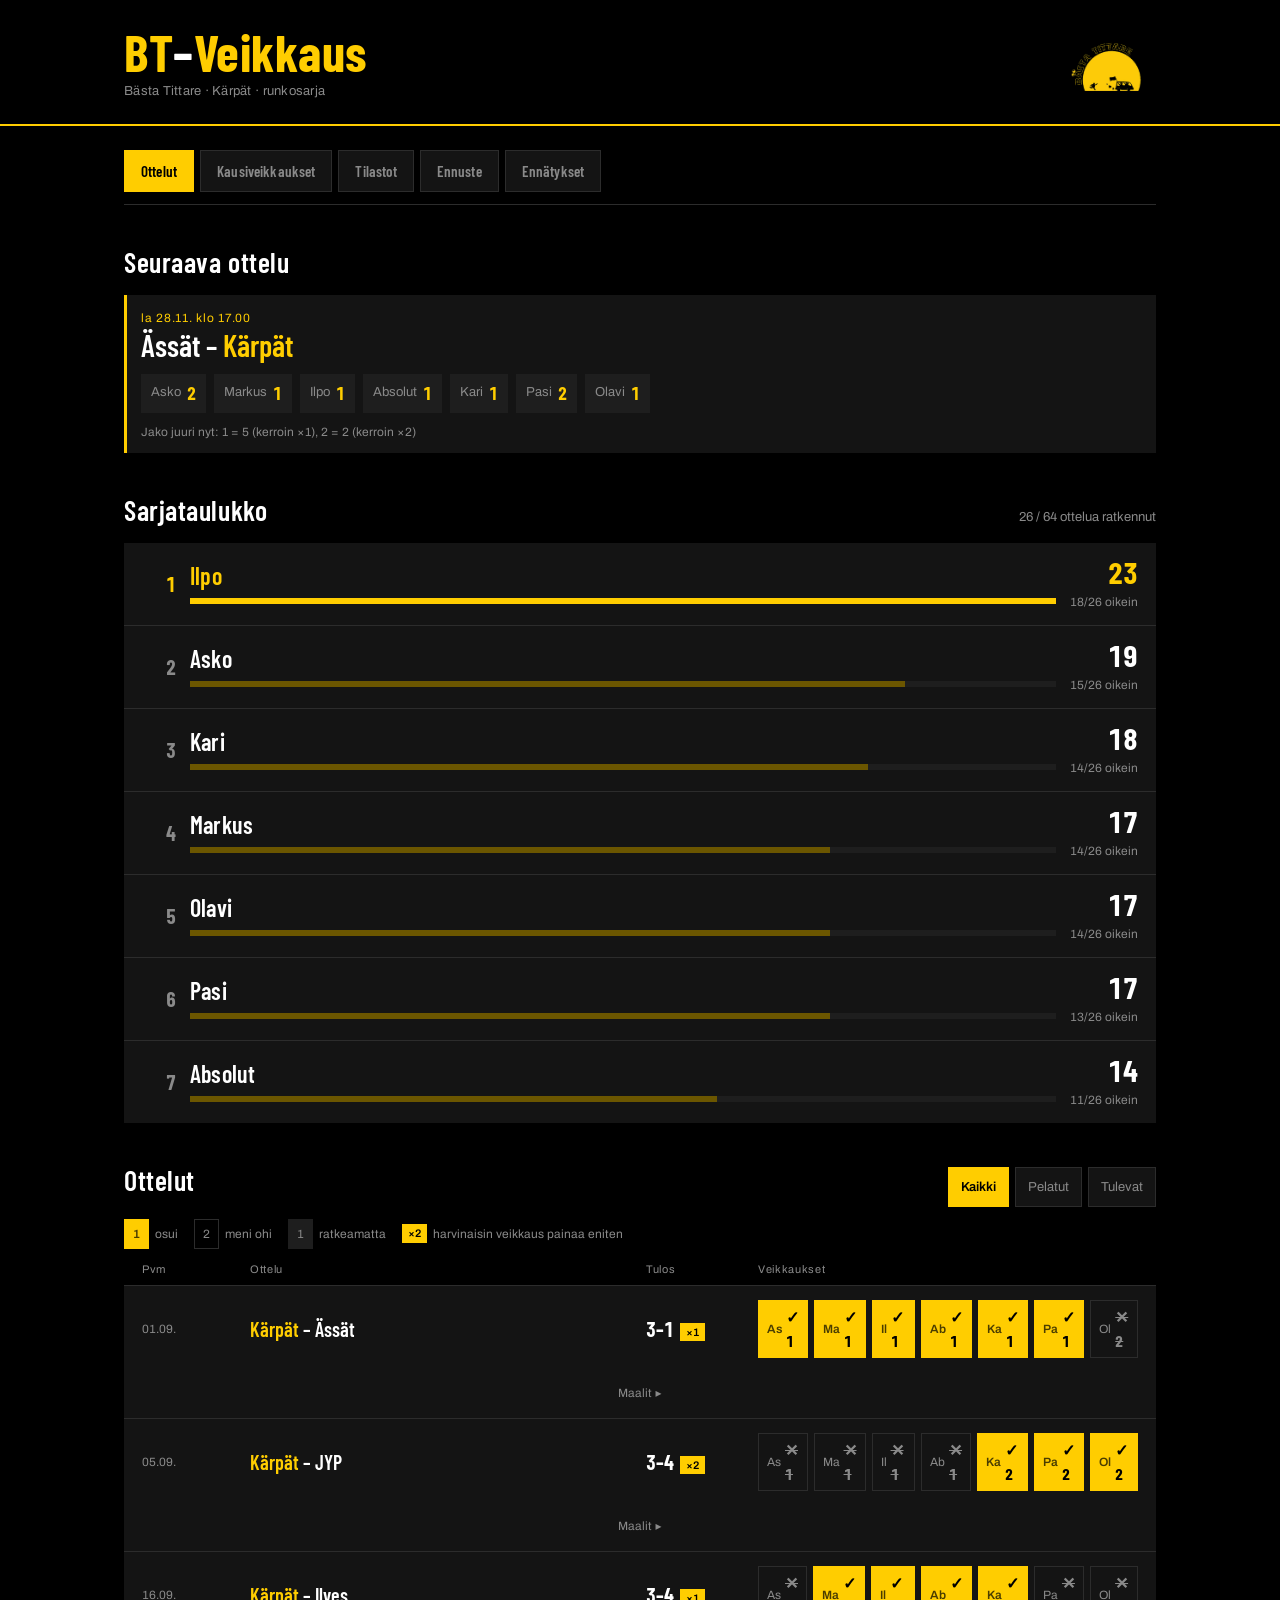
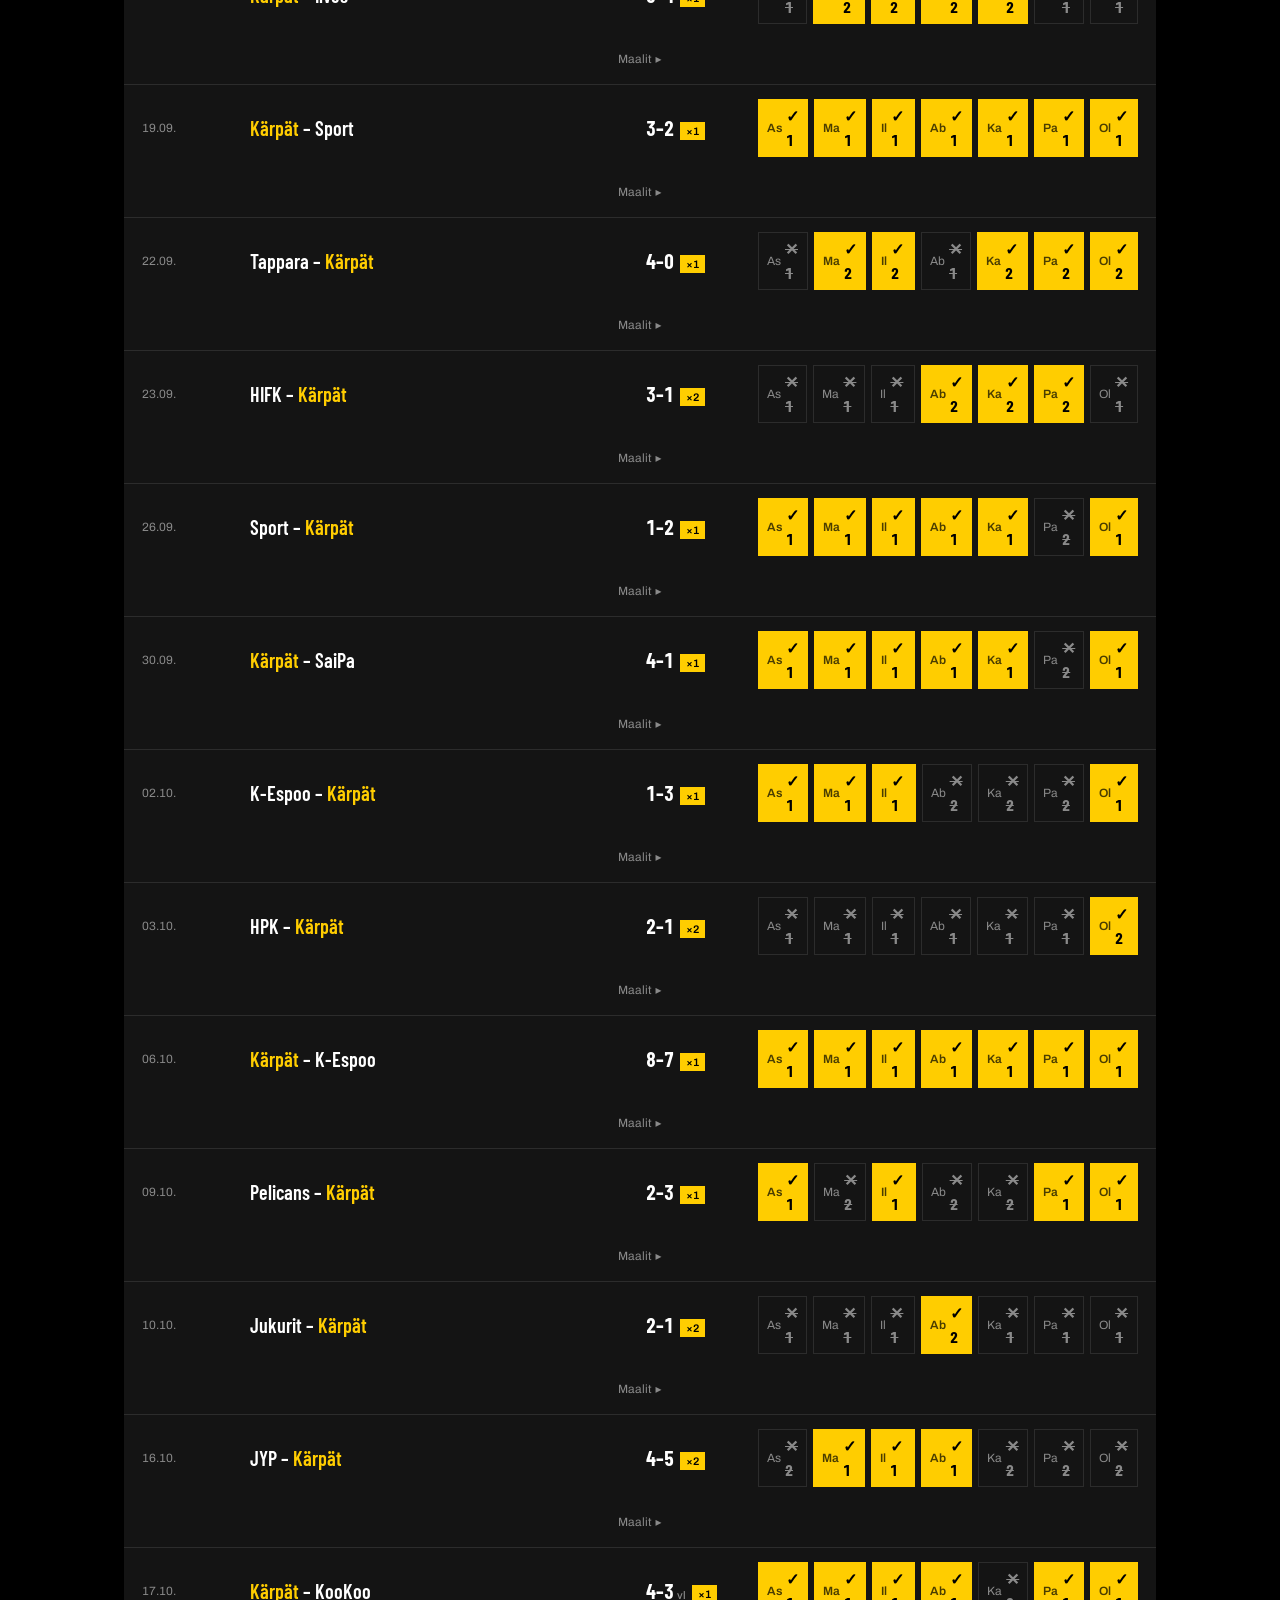
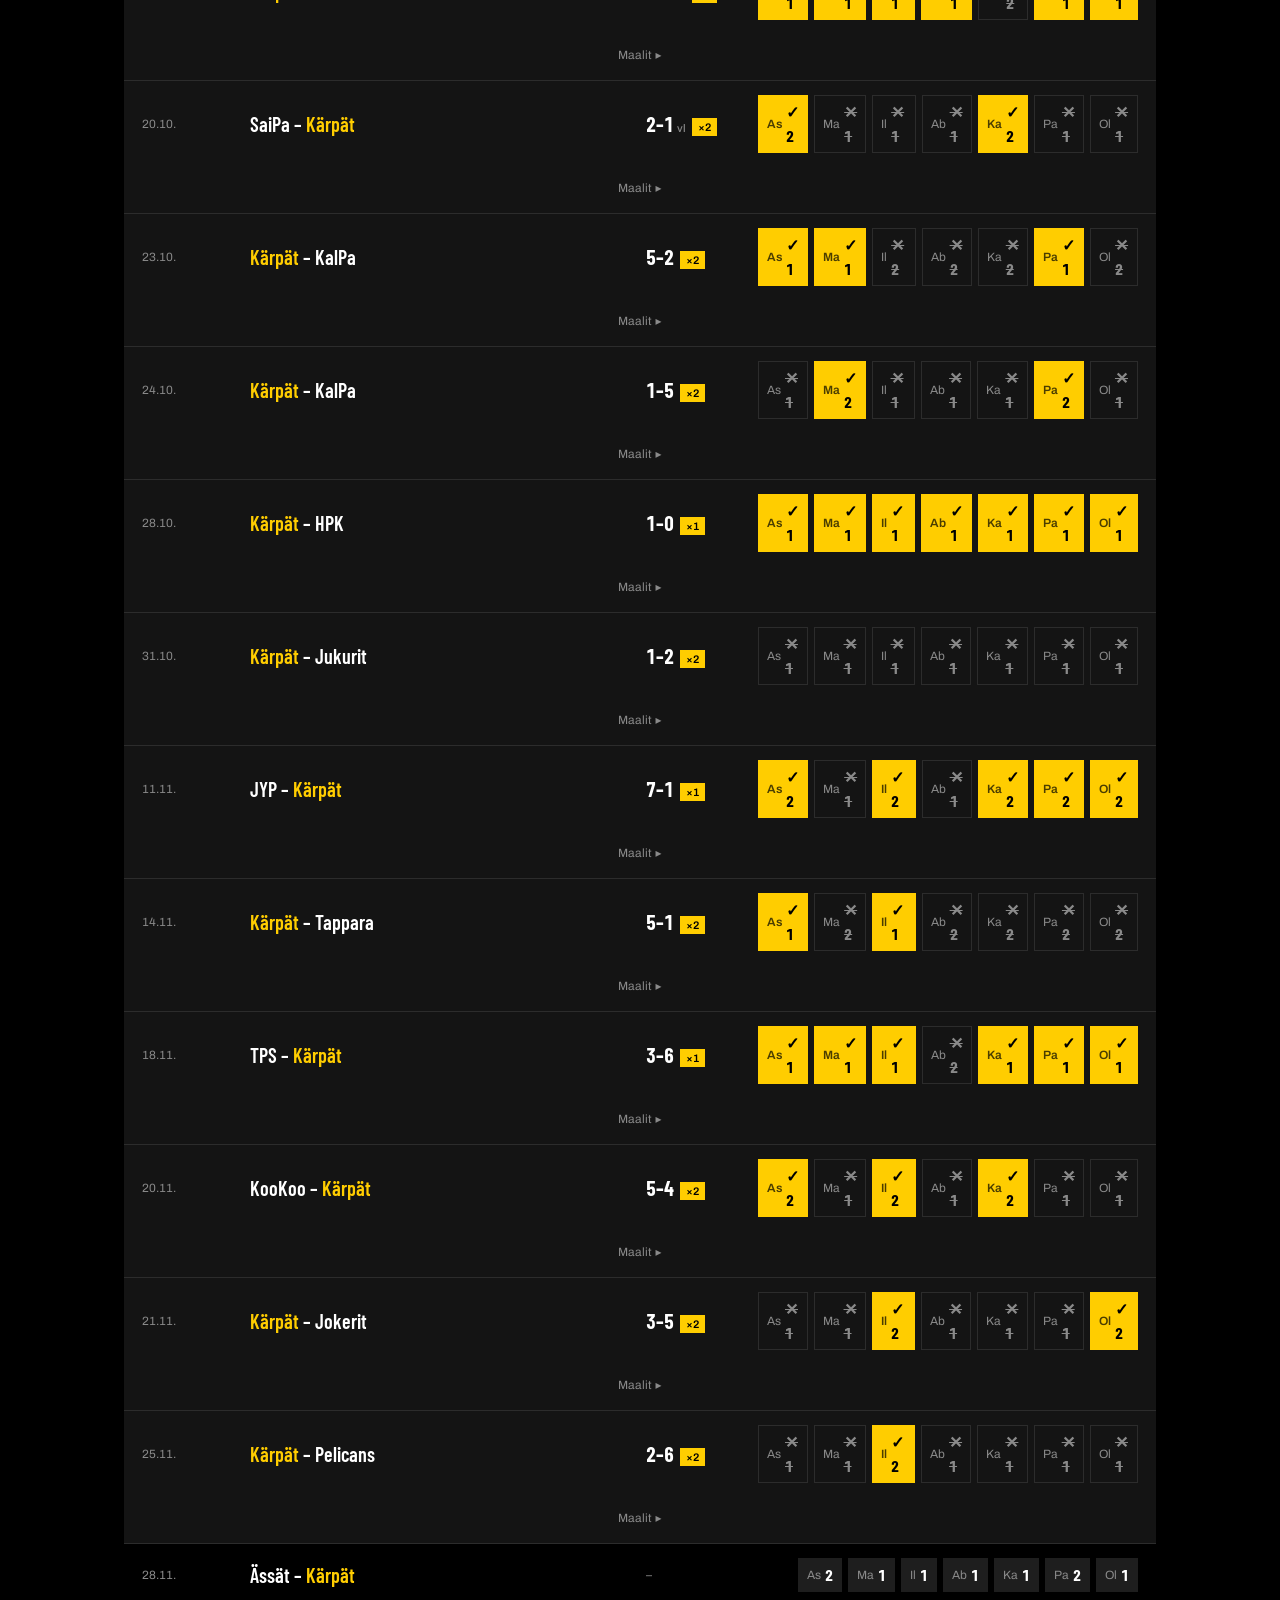
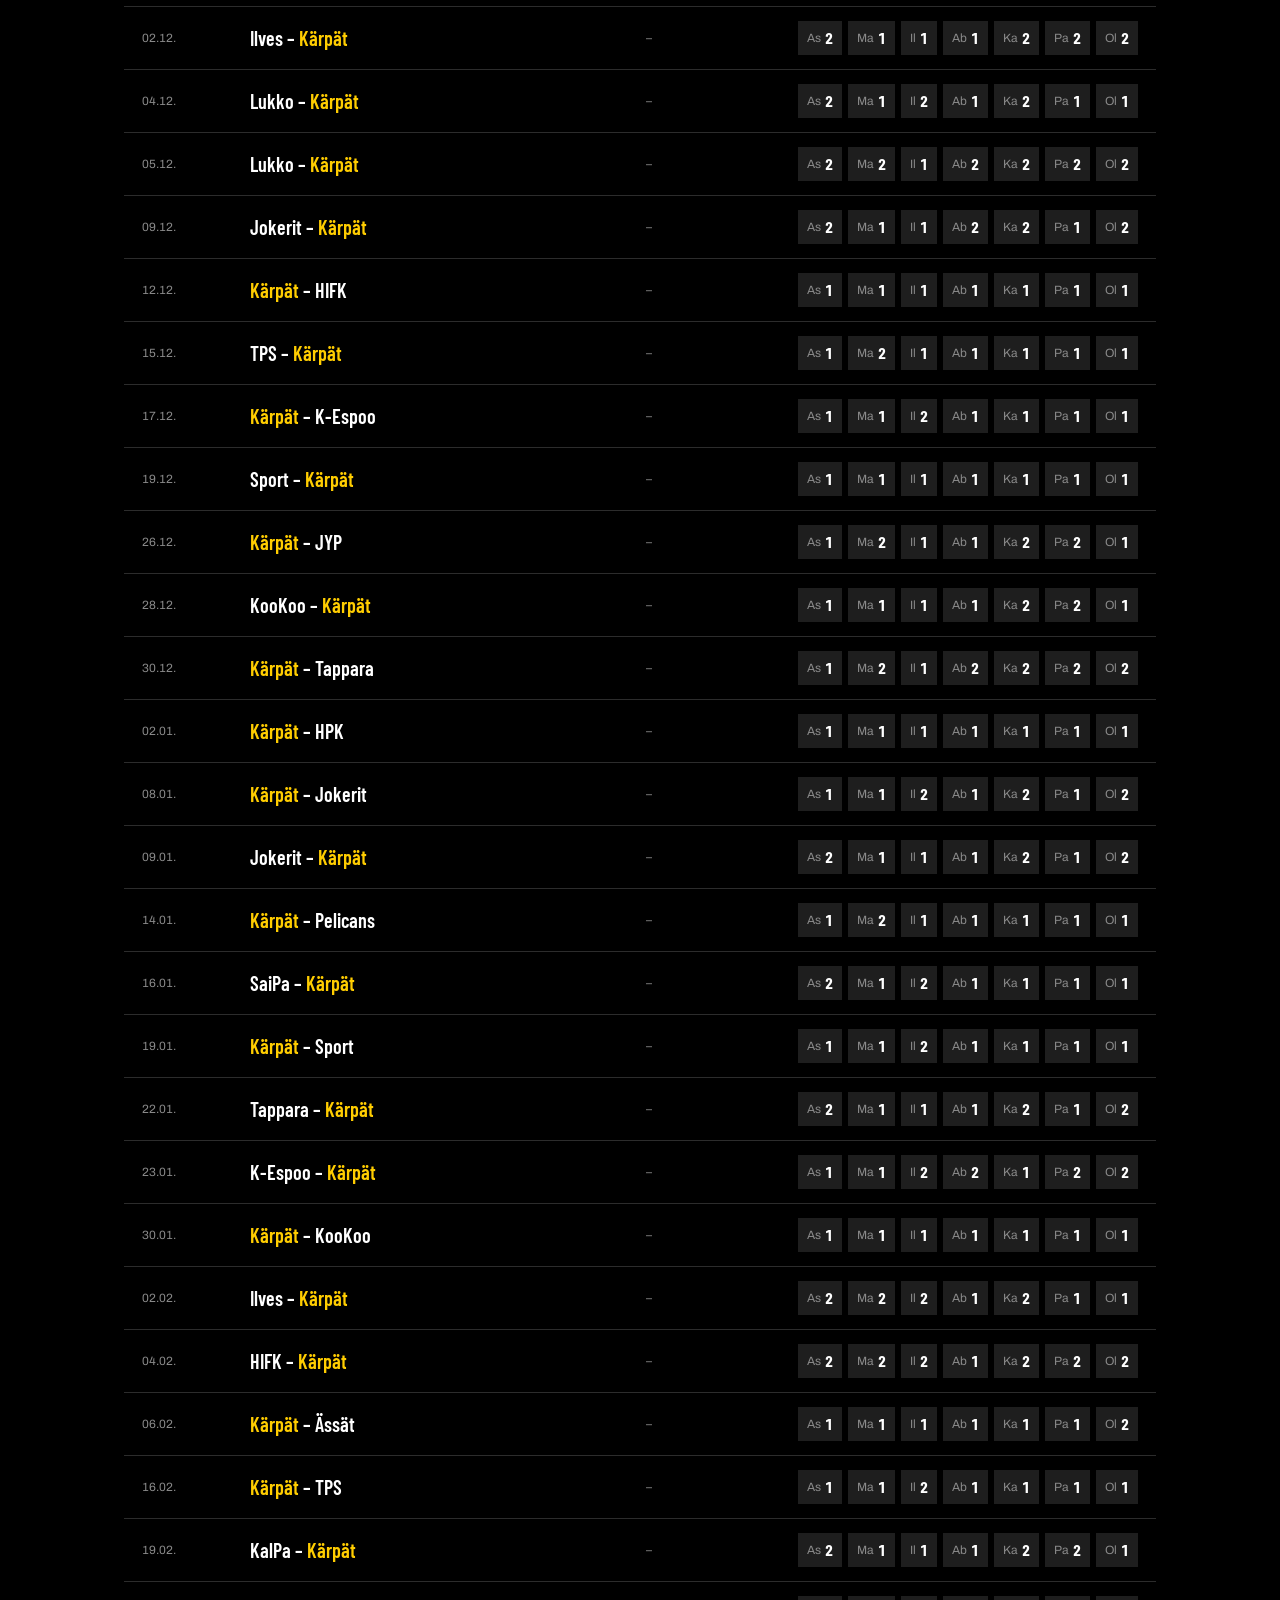
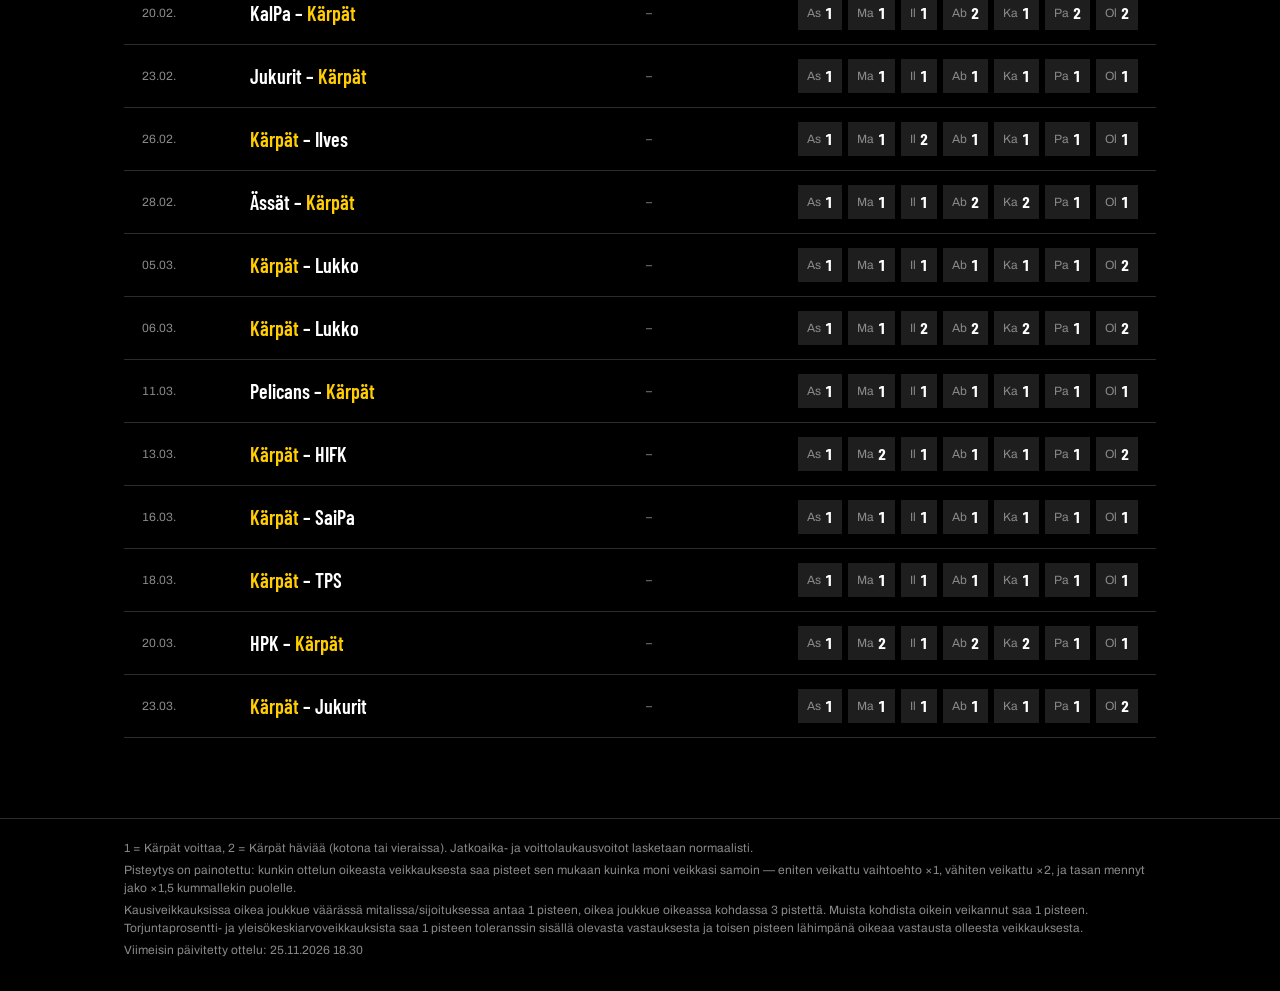
<file: index.html>
<!DOCTYPE html>
<html lang="fi">
<head>
<meta charset="utf-8">
<meta name="viewport" content="width=device-width, initial-scale=1">
<title>BT-Veikkaus</title>
<meta name="description" content="Bästa Tittare -porukan veikkaukset Kärppien runkosarjasta.">
<meta name="theme-color" content="#000000">
<link rel="icon" href="logo.png" type="image/png">
<link rel="manifest" href="manifest.json">
<link rel="apple-touch-icon" href="apple-touch-icon.png">
<meta name="apple-mobile-web-app-capable" content="yes">
<meta name="apple-mobile-web-app-status-bar-style" content="black-translucent">
<meta name="apple-mobile-web-app-title" content="BT-Veikkaus">
<link rel="preconnect" href="https://fonts.googleapis.com">
<link rel="preconnect" href="https://fonts.gstatic.com" crossorigin>
<link href="https://fonts.googleapis.com/css2?family=Barlow+Condensed:wght@500;600;700&family=Archivo:wght@400;500;600&display=swap" rel="stylesheet">
<link rel="stylesheet" href="styles.css">
</head>
<body>

<header class="masthead">
  <div class="wrap masthead-in">
    <div class="masthead-text">
      <h1 class="wordmark">BT<span class="wordmark-dash">–</span>Veikkaus</h1>
      <p class="masthead-sub">Bästa Tittare · Kärpät · runkosarja</p>
    </div>
    <img class="masthead-logo" src="logo.png" alt="Bästa Tittare -logo" width="427" height="360">
  </div>
</header>

<main class="wrap" id="main">

  <p class="status" id="status">Ladataan veikkauksia…</p>

  <nav class="tabs" role="tablist" aria-label="Näkymät" id="tabs" hidden>
    <button type="button" class="tab is-on" data-tab="ottelut" role="tab" aria-selected="true" tabindex="0">Ottelut</button>
    <button type="button" class="tab" data-tab="kausi" role="tab" aria-selected="false" tabindex="-1">Kausiveikkaukset</button>
    <button type="button" class="tab" data-tab="tilastot" role="tab" aria-selected="false" tabindex="-1">Tilastot</button>
    <button type="button" class="tab" data-tab="ennuste" role="tab" aria-selected="false" tabindex="-1">Ennuste</button>
    <button type="button" class="tab" data-tab="ennatykset" role="tab" aria-selected="false" tabindex="-1">Ennätykset</button>
  </nav>

  <!-- ================= OTTELUT ================= -->
  <div class="tab-panel" id="tab-ottelut" role="tabpanel">

    <section class="live-banner" id="live-banner" hidden aria-live="polite">
      <span class="live-dot" aria-hidden="true"></span>
      <span class="live-text" id="live-text"></span>
    </section>

    <!-- Seuraava ottelu -->
    <section class="next" id="next-section" aria-labelledby="next-h" hidden>
      <h2 class="sec-h" id="next-h">Seuraava ottelu</h2>
      <div class="next-card">
        <div class="next-meta">
          <span class="next-date" id="next-date"></span>
          <span class="next-teams" id="next-teams"></span>
        </div>
        <ul class="next-picks" id="next-picks"></ul>
        <p class="next-split" id="next-split" hidden></p>
        <p class="next-odds" id="next-odds" hidden></p>
      </div>
    </section>

    <!-- Sarjataulukko -->
    <section class="board" aria-labelledby="board-h">
      <div class="sec-head">
        <h2 class="sec-h" id="board-h">Sarjataulukko</h2>
        <p class="sec-note" id="board-note"></p>
      </div>
      <div class="filters board-mode" role="group" aria-label="Näytä pisteet" id="board-mode" hidden>
        <button type="button" class="filter is-on" data-mode="official">Virallinen</button>
        <button type="button" class="filter" data-mode="live">Jos kausi loppuisi nyt</button>
      </div>
      <p class="sec-note board-live-note" id="board-live-note" hidden>
        Ennakko: kausiveikkausten ratkeamattomat kohteet pisteytetty niiden tämänhetkisen
        johtajan mukaan. Ei virallinen tulos.
      </p>
      <ol class="stand" id="standings"></ol>
    </section>

    <!-- Ottelut -->
    <section class="log" aria-labelledby="log-h">
      <div class="sec-head">
        <h2 class="sec-h" id="log-h">Ottelut</h2>
        <div class="filters" role="group" aria-label="Suodata otteluita">
          <button type="button" class="filter is-on" data-filter="all">Kaikki</button>
          <button type="button" class="filter" data-filter="played">Pelatut</button>
          <button type="button" class="filter" data-filter="upcoming">Tulevat</button>
        </div>
      </div>

      <p class="legend">
        <span class="lg"><span class="chip chip-demo is-hit" aria-hidden="true">1</span> osui</span>
        <span class="lg"><span class="chip chip-demo is-miss" aria-hidden="true">2</span> meni ohi</span>
        <span class="lg"><span class="chip chip-demo" aria-hidden="true">1</span> ratkeamatta</span>
        <span class="lg"><span class="weight-demo" aria-hidden="true">×2</span> harvinaisin veikkaus painaa eniten</span>
      </p>

      <div class="log-head" aria-hidden="true">
        <span>Pvm</span><span>Ottelu</span><span>Tulos</span><span>Veikkaukset</span>
      </div>
      <ol class="matches" id="matches"></ol>
      <p class="empty" id="log-empty" hidden></p>
    </section>

  </div>

  <!-- ================= KAUSIVEIKKAUKSET ================= -->
  <div class="tab-panel" id="tab-kausi" role="tabpanel" hidden>
    <section class="season" id="season-section" aria-labelledby="season-h" hidden>
      <div class="sec-head">
        <h2 class="sec-h" id="season-h">Kausiveikkaukset</h2>
        <p class="sec-note">Mitalit ja putoajat ratkeavat vasta pudotuspelien/karsinnan jälkeen.</p>
      </div>
      <p class="sec-note season-live-note" id="season-live-note" hidden>
        Kohteet joissa on <span class="live-swatch" aria-hidden="true"></span>-merkki näyttävät kauden
        <em>nykyisen</em> johtajan ennakkoon.
      </p>
      <div id="season-groups"></div>
    </section>
  </div>

  <!-- ================= TILASTOT ================= -->
  <div class="tab-panel" id="tab-tilastot" role="tabpanel" hidden>
    <section class="stats-ref" aria-labelledby="stats-h">
      <div class="sec-head">
        <h2 class="sec-h" id="stats-h">Tilastot</h2>
        <p class="sec-note" id="stats-note">Suoraan Liiga.fi:stä, päivittyy sivun latauksen yhteydessä.</p>
      </div>
      <div id="stats-content"><p class="empty">Ladataan tilastoja…</p></div>
    </section>
  </div>

  <!-- ================= ENNUSTE ================= -->
  <div class="tab-panel" id="tab-ennuste" role="tabpanel" hidden>
    <section class="forecast" aria-labelledby="forecast-h">
      <div class="sec-head">
        <h2 class="sec-h" id="forecast-h">Voittoennuste</h2>
        <p class="sec-note">
          Simulaatio jäljellä olevista Kärpät-otteluista: 10&nbsp;000 kierrosta, otteluiden
          todennäköisyydet Veikkauksen kertoimista silloin kun niitä on saatavilla, muuten porukan
          oman jaon mukaan. Kausiveikkauksia (mitalit, sijoitukset, tilastot) ei ole mukana.
        </p>
      </div>
      <button type="button" class="btn" id="forecast-run">Laske ennuste</button>
      <div id="forecast-content"></div>
    </section>
  </div>

  <!-- ================= ENNÄTYKSET ================= -->
  <div class="tab-panel" id="tab-ennatykset" role="tabpanel" hidden>
    <section class="records" aria-labelledby="records-h">
      <div class="sec-head">
        <h2 class="sec-h" id="records-h">Ennätykset</h2>
        <p class="sec-note">Hauskoja lukuja jo pelatuista otteluista.</p>
      </div>
      <div id="records-content"></div>
    </section>
  </div>

</main>

<footer class="foot">
  <div class="wrap">
    <p>1 = Kärpät voittaa, 2 = Kärpät häviää (kotona tai vieraissa). Jatkoaika- ja voittolaukausvoitot lasketaan normaalisti.</p>
    <p>Pisteytys on painotettu: kunkin ottelun oikeasta veikkauksesta saa pisteet sen mukaan
       kuinka moni veikkasi samoin — eniten veikattu vaihtoehto ×1, vähiten veikattu ×2,
       ja tasan mennyt jako ×1,5 kummallekin puolelle.</p>
    <p>Kausiveikkauksissa oikea joukkue väärässä mitalissa/sijoituksessa antaa 1 pisteen,
       oikea joukkue oikeassa kohdassa 3 pistettä. Muista kohdista oikein veikannut saa
       1 pisteen. Torjuntaprosentti- ja yleisökeskiarvoveikkauksista saa 1 pisteen toleranssin
       sisällä olevasta vastauksesta ja toisen pisteen lähimpänä oikeaa vastausta olleesta veikkauksesta.</p>
    <p class="foot-upd" id="foot-upd"></p>
  </div>
</footer>

<script src="scoring.js"></script>
<script src="liiga-live.js"></script>
<script src="app.js"></script>
</body>
</html>
</file>
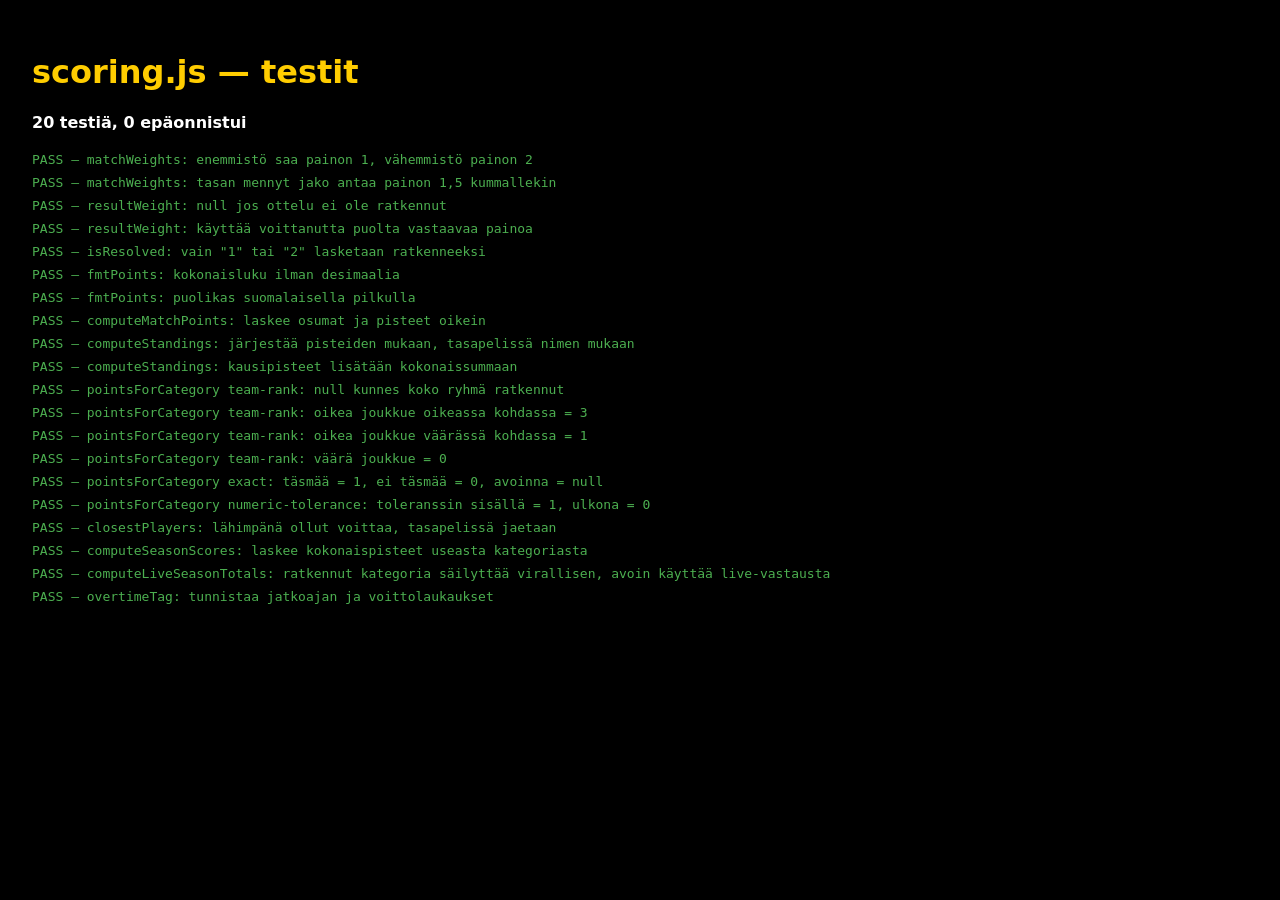
<file: test.html>
<!DOCTYPE html>
<html lang="fi">
<head>
<meta charset="utf-8">
<title>BT-Veikkaus — testit</title>
<style>
  body { background: #000; color: #fff; font-family: system-ui, sans-serif; padding: 24px; }
  h1 { color: #FFCD00; }
  #summary { font-weight: 700; margin-bottom: 16px; }
  ul { list-style: none; padding: 0; }
  li { padding: 4px 0; font-family: monospace; }
  .pass { color: #4CAF50; }
  .fail { color: #FF6B6B; }
</style>
</head>
<body>
<h1>scoring.js — testit</h1>
<p id="summary">Ajetaan…</p>
<ul id="results"></ul>

<script src="scoring.js"></script>
<script src="scoring.test.js"></script>
<script>
  var data = window.BTTestResults;
  document.getElementById("summary").textContent = data.summary;
  var list = document.getElementById("results");
  data.results.forEach(function (r) {
    var li = document.createElement("li");
    li.className = r.ok ? "pass" : "fail";
    li.textContent = (r.ok ? "PASS" : "FAIL") + " — " + r.name + (r.error ? ": " + r.error : "");
    list.appendChild(li);
  });
</script>
</body>
</html>
</file>
<file: styles.css>
/* BT-Veikkaus — jäähallin tulostaulu.
   Mobile first: perusasettelu on puhelimelle, laajemmat näytöt
   avataan media queryillä alempana. */

:root {
  --field:   #000000;   /* pohja — Kärppien musta */
  --panel:   #141414;   /* kohotettu pinta */
  --panel-2: #1E1E1E;   /* toissijainen pinta */
  --line:    #2C2C2C;   /* hiusviiva */
  --keltainen: #FFCD00; /* Kärppien keltainen — ainoa korostusväri */
  --keltainen-dim: #6B5600;
  --valkoinen: #FFFFFF;
  --himmea: #8A8A8A;

  --display: "Barlow Condensed", "Arial Narrow", sans-serif;
  --body: "Archivo", system-ui, -apple-system, sans-serif;

  --gutter: 16px;
  --max: 1080px;
}

* { box-sizing: border-box; }

html { -webkit-text-size-adjust: 100%; }

body {
  margin: 0;
  background: var(--field);
  color: var(--valkoinen);
  font-family: var(--body);
  font-size: 16px;
  line-height: 1.5;
  -webkit-font-smoothing: antialiased;
}

.wrap {
  width: 100%;
  max-width: var(--max);
  margin-inline: auto;
  padding-inline: var(--gutter);
}

/* ---------- Otsikkopalkki ---------- */

.masthead {
  border-bottom: 2px solid var(--keltainen);
  background: var(--field);
}

.masthead-in {
  padding-block: 18px 14px;
  display: flex;
  align-items: center;
  justify-content: space-between;
  gap: 16px;
  flex-wrap: wrap;
}

.masthead-text { min-width: 0; }

.masthead-logo {
  display: block;
  width: 92px;
  height: auto;
  flex: 0 0 auto;
}

.wordmark {
  font-family: var(--display);
  font-weight: 700;
  font-size: clamp(2rem, 11vw, 3.25rem);
  line-height: 0.92;
  letter-spacing: 0.01em;
  margin: 0;
  color: var(--keltainen);
}

.wordmark-dash { color: var(--valkoinen); }

.masthead-sub {
  margin: 6px 0 0;
  font-size: 0.8125rem;
  color: var(--himmea);
  letter-spacing: 0.02em;
}

/* ---------- Osiot ---------- */

main { padding-block: 24px 40px; }

section + section { margin-top: 36px; }

.sec-head {
  display: flex;
  flex-wrap: wrap;
  align-items: baseline;
  justify-content: space-between;
  gap: 8px 16px;
  margin-bottom: 12px;
}

.sec-h {
  font-family: var(--display);
  font-weight: 600;
  font-size: 1.5rem;
  letter-spacing: 0.02em;
  margin: 0 0 12px;
  color: var(--valkoinen);
}

.sec-head .sec-h { margin-bottom: 0; }

.sec-note {
  margin: 0;
  font-size: 0.8125rem;
  color: var(--himmea);
}

/* ---------- Seuraava ottelu ---------- */

.next-card {
  background: var(--panel);
  border-left: 3px solid var(--keltainen);
  padding: 14px 14px 12px;
}

.next-meta { margin-bottom: 12px; }

.next-date {
  display: block;
  font-size: 0.75rem;
  color: var(--keltainen);
  letter-spacing: 0.06em;
  margin-bottom: 2px;
}

.next-teams {
  display: block;
  font-family: var(--display);
  font-weight: 600;
  font-size: 1.5rem;
  line-height: 1.1;
}

.next-split {
  margin: 10px 0 0;
  font-size: 0.75rem;
  color: var(--himmea);
}

.next-odds {
  margin: 6px 0 0;
  font-size: 0.75rem;
  color: var(--keltainen);
}

.next-picks {
  list-style: none;
  display: flex;
  flex-wrap: wrap;
  gap: 8px;
  margin: 0;
  padding: 0;
}

.next-pick {
  display: flex;
  align-items: center;
  gap: 6px;
  background: var(--panel-2);
  padding: 6px 10px;
  min-height: 36px;
}

.next-pick-name {
  font-size: 0.8125rem;
  color: var(--himmea);
}

.next-pick-val {
  font-family: var(--display);
  font-weight: 700;
  font-size: 1.125rem;
  color: var(--keltainen);
  font-variant-numeric: tabular-nums;
}

/* ---------- Sarjataulukko (sivun sankari) ---------- */

.stand {
  list-style: none;
  margin: 0;
  padding: 0;
  background: var(--panel);
}

.stand-row {
  display: grid;
  grid-template-columns: 28px 1fr auto;
  align-items: center;
  gap: 10px;
  padding: 12px 14px;
  border-bottom: 1px solid var(--line);
}

.stand-row:last-child { border-bottom: 0; }

.stand-rank {
  font-family: var(--display);
  font-weight: 700;
  font-size: 1.25rem;
  color: var(--himmea);
  font-variant-numeric: tabular-nums;
  text-align: right;
}

.stand-row.is-lead .stand-rank { color: var(--keltainen); }

.stand-main { min-width: 0; }

.stand-name {
  font-family: var(--display);
  font-weight: 600;
  font-size: 1.375rem;
  line-height: 1.1;
  letter-spacing: 0.01em;
  overflow: hidden;
  text-overflow: ellipsis;
  white-space: nowrap;
}

.stand-row.is-lead .stand-name { color: var(--keltainen); }

/* Tulostaulun palkki */
.track {
  margin-top: 6px;
  height: 6px;
  background: var(--panel-2);
  overflow: hidden;
}

.fill {
  display: block;
  height: 100%;
  width: 0;
  background: var(--keltainen-dim);
  transition: width 700ms cubic-bezier(.2,.7,.3,1);
}

.stand-row.is-lead .fill { background: var(--keltainen); }

.stand-figs {
  text-align: right;
  font-variant-numeric: tabular-nums;
  white-space: nowrap;
}

.stand-pts {
  font-family: var(--display);
  font-weight: 700;
  font-size: 1.625rem;
  line-height: 1;
  color: var(--valkoinen);
}

.stand-row.is-lead .stand-pts { color: var(--keltainen); }

.stand-pct {
  display: block;
  font-size: 0.75rem;
  color: var(--himmea);
  margin-top: 2px;
}

/* ---------- Suodattimet ---------- */

.filters { display: flex; gap: 6px; }

.filter {
  font-family: var(--body);
  font-size: 0.8125rem;
  color: var(--himmea);
  background: var(--panel);
  border: 1px solid var(--line);
  padding: 9px 12px;      /* riittävä kosketusalue */
  min-height: 40px;
  cursor: pointer;
}

.filter:hover { color: var(--valkoinen); }

.filter.is-on {
  color: var(--field);
  background: var(--keltainen);
  border-color: var(--keltainen);
  font-weight: 600;
}

.board-mode { margin-bottom: 12px; }
.board-mode[hidden] { display: none; }

.board-live-note { border-left: 2px solid var(--keltainen); padding-left: 10px; }

/* ---------- Välilehdet ---------- */

.tabs {
  gap: 6px;
  flex-wrap: wrap;
  margin-bottom: 28px;
  border-bottom: 1px solid var(--line);
  padding-bottom: 12px;
}

.tabs:not([hidden]) { display: flex; }

.tab {
  font-family: var(--display);
  font-weight: 600;
  font-size: 0.9375rem;
  letter-spacing: 0.01em;
  color: var(--himmea);
  background: var(--panel);
  border: 1px solid var(--line);
  padding: 10px 16px;
  min-height: 42px;
  cursor: pointer;
}

.tab:hover { color: var(--valkoinen); }

.tab.is-on {
  color: var(--field);
  background: var(--keltainen);
  border-color: var(--keltainen);
}

/* ---------- Live-banneri ---------- */

.live-banner {
  align-items: center;
  gap: 10px;
  background: var(--panel);
  border-left: 3px solid #E23B3B;
  padding: 12px 14px;
  margin-bottom: 20px;
}

.live-banner:not([hidden]) { display: flex; }

.live-dot {
  width: 9px;
  height: 9px;
  border-radius: 50%;
  background: #E23B3B;
  flex: 0 0 auto;
  animation: live-pulse 1.6s ease-in-out infinite;
}

@keyframes live-pulse {
  0%, 100% { opacity: 1; }
  50% { opacity: 0.35; }
}

.live-text {
  font-family: var(--display);
  font-weight: 600;
  font-size: 1.0625rem;
}

/* ---------- Selite ---------- */

.legend {
  display: flex;
  flex-wrap: wrap;
  gap: 10px 16px;
  margin: 0 0 12px;
  font-size: 0.75rem;
  color: var(--himmea);
}

.lg { display: inline-flex; align-items: center; gap: 6px; }

.chip-demo { cursor: default; }

/* ---------- Otteluloki ---------- */

.log-head { display: none; }

.matches {
  list-style: none;
  margin: 0;
  padding: 0;
}

.match {
  background: var(--panel);
  border-bottom: 1px solid var(--line);
  padding: 12px 14px;
}

.match.is-upcoming { background: transparent; }

.m-top {
  display: flex;
  align-items: baseline;
  justify-content: space-between;
  gap: 10px;
  margin-bottom: 8px;
}

.m-date {
  font-size: 0.75rem;
  color: var(--himmea);
  font-variant-numeric: tabular-nums;
  white-space: nowrap;
}

.m-teams {
  font-family: var(--display);
  font-weight: 600;
  font-size: 1.125rem;
  line-height: 1.15;
  flex: 1 1 auto;
  min-width: 0;
}

.m-karpat { color: var(--keltainen); }

.m-score {
  font-family: var(--display);
  font-weight: 700;
  font-size: 1.25rem;
  font-variant-numeric: tabular-nums;
  white-space: nowrap;
}

.m-score .m-ot {
  font-family: var(--body);
  font-weight: 500;
  font-size: 0.6875rem;
  color: var(--himmea);
  margin-left: 3px;
}

.m-score.is-pending {
  font-family: var(--body);
  font-size: 0.75rem;
  font-weight: 400;
  color: var(--himmea);
}

/* Painokerroin: kertoo montako pistettä oikea veikkaus tuosta ottelusta antoi. */
.m-weight, .weight-demo {
  display: inline-block;
  margin-left: 6px;
  padding: 1px 6px;
  font-family: var(--body);
  font-weight: 600;
  font-size: 0.6875rem;
  color: var(--field);
  background: var(--keltainen);
  vertical-align: middle;
}

.weight-demo { margin-left: 0; cursor: default; }

.m-picks {
  display: flex;
  flex-wrap: wrap;
  gap: 6px;
  margin: 0;
  padding: 0;
  list-style: none;
}

/* Veikkausmerkki */
.chip {
  display: inline-flex;
  align-items: center;
  gap: 4px;
  min-height: 30px;
  padding: 4px 8px;
  font-size: 0.75rem;
  color: var(--himmea);
  background: var(--panel-2);
  border: 1px solid transparent;
  font-variant-numeric: tabular-nums;
}

.chip b {
  font-family: var(--display);
  font-weight: 700;
  font-size: 1rem;
  color: var(--valkoinen);
}

.chip.is-hit {
  background: var(--keltainen);
  color: #4A3D00;
  font-weight: 600;
}

.chip.is-hit b { color: var(--field); }

/* Ikoni värin lisäksi -- osuma/huti ei saa nojata pelkkään väriin. */
.chip.is-hit b::before { content: "✓ "; }
.chip.is-miss b::before { content: "✕ "; }

.chip.is-miss {
  background: transparent;
  border-color: var(--line);
  color: var(--himmea);
}

.chip.is-miss b {
  color: var(--himmea);
  text-decoration: line-through;
  text-decoration-thickness: 1px;
}

/* ---------- Kausiveikkaukset ---------- */

.season-group + .season-group { margin-top: 20px; }

.season-group-h {
  font-family: var(--display);
  font-weight: 600;
  font-size: 1rem;
  letter-spacing: 0.02em;
  color: var(--himmea);
  margin: 0 0 8px;
}

.season-cats {
  list-style: none;
  margin: 0;
  padding: 0;
}

.season-cat {
  background: var(--panel);
  border-bottom: 1px solid var(--line);
  padding: 12px 14px;
}

.season-cat:last-child { border-bottom: 0; }

.season-cat.is-upcoming { background: transparent; }

.sc-top {
  display: flex;
  flex-wrap: wrap;
  align-items: baseline;
  justify-content: space-between;
  gap: 6px 12px;
  margin-bottom: 8px;
}

.sc-label {
  font-family: var(--display);
  font-weight: 600;
  font-size: 1rem;
  line-height: 1.2;
}

.sc-answer {
  font-family: var(--display);
  font-weight: 700;
  font-size: 0.9375rem;
  color: var(--keltainen);
  white-space: nowrap;
}

.sc-answer.is-pending {
  font-family: var(--body);
  font-weight: 400;
  font-size: 0.75rem;
  color: var(--himmea);
}

.sc-pts {
  display: inline-block;
  margin-left: 4px;
  font-family: var(--body);
  font-weight: 600;
  font-size: 0.6875rem;
  color: var(--field);
  background: var(--keltainen);
  padding: 1px 5px;
  vertical-align: middle;
}

.sc-live {
  margin: 8px 0 0;
  font-size: 0.75rem;
  color: var(--himmea);
}

.sc-live b { color: var(--keltainen); font-weight: 600; }

.season-live-note:not([hidden]) { display: flex; align-items: center; gap: 6px; }

.live-swatch {
  display: inline-block;
  width: 8px;
  height: 8px;
  border-radius: 50%;
  background: var(--keltainen);
}

/* ---------- Ottelun tapahtumat (maalit) ---------- */

.m-expand-btn {
  margin-top: 8px;
  font-family: var(--body);
  font-size: 0.75rem;
  color: var(--himmea);
  background: transparent;
  border: 0;
  padding: 4px 0;
  cursor: pointer;
}

.m-expand-btn:hover { color: var(--keltainen); }

.m-detail {
  margin-top: 10px;
  padding-top: 10px;
  border-top: 1px solid var(--line);
}

.m-detail-loading, .m-detail-empty {
  margin: 0;
  font-size: 0.75rem;
  color: var(--himmea);
}

.goal-events {
  list-style: none;
  margin: 0;
  padding: 0;
  display: flex;
  flex-direction: column;
  gap: 6px;
}

.goal-event {
  display: flex;
  align-items: baseline;
  gap: 10px;
  font-size: 0.8125rem;
}

.goal-event.is-karpat .goal-who b { color: var(--keltainen); }

.goal-time {
  flex: 0 0 auto;
  color: var(--himmea);
  font-variant-numeric: tabular-nums;
  font-size: 0.75rem;
  white-space: nowrap;
}

.goal-who b { font-weight: 700; }

/* ---------- Tilastot ---------- */

.stats-table-wrap {
  background: var(--panel);
  margin-bottom: 20px;
}

.stats-row {
  display: grid;
  grid-template-columns: 28px 1fr 40px 64px;
  gap: 8px;
  padding: 8px 14px;
  border-bottom: 1px solid var(--line);
  font-size: 0.8125rem;
  align-items: center;
}

.stats-row:last-child { border-bottom: 0; }

.stats-row.is-karpat { color: var(--keltainen); font-weight: 600; }

.stats-head {
  font-size: 0.6875rem;
  letter-spacing: 0.06em;
  color: var(--himmea);
  text-transform: uppercase;
}

.stats-pts { font-variant-numeric: tabular-nums; text-align: right; }

.stat-grid {
  display: grid;
  gap: 16px;
  grid-template-columns: 1fr;
}

.stat-block { background: var(--panel); padding: 12px 14px; }

.stat-block-h {
  font-family: var(--display);
  font-weight: 600;
  font-size: 0.875rem;
  margin: 0 0 8px;
  color: var(--himmea);
}

.stat-leader-list {
  list-style: none;
  margin: 0;
  padding: 0;
  counter-reset: leader;
}

.stat-leader-row {
  display: flex;
  justify-content: space-between;
  gap: 10px;
  padding: 4px 0;
  font-size: 0.8125rem;
}

.stat-leader-row.is-karpat .stat-leader-name { color: var(--keltainen); }

.stat-leader-val {
  font-variant-numeric: tabular-nums;
  font-weight: 600;
  white-space: nowrap;
}

/* ---------- Ennätykset ---------- */

.upset-card {
  background: var(--panel-2);
  padding: 12px 14px;
  border-left: 3px solid var(--keltainen);
}

.upset-teams {
  margin: 0;
  font-family: var(--display);
  font-weight: 600;
  font-size: 1.125rem;
}

.upset-score {
  margin: 4px 0 0;
  font-family: var(--display);
  font-weight: 700;
  font-size: 1.375rem;
  font-variant-numeric: tabular-nums;
}

.upset-meta {
  margin: 6px 0 0;
  font-size: 0.75rem;
  color: var(--himmea);
}

/* ---------- Ennuste ---------- */

.btn {
  font-family: var(--display);
  font-weight: 600;
  font-size: 0.9375rem;
  color: var(--field);
  background: var(--keltainen);
  border: 0;
  padding: 12px 18px;
  min-height: 44px;
  cursor: pointer;
  margin-bottom: 16px;
}

.btn:hover { background: var(--valkoinen); }

.forecast-list {
  list-style: none;
  margin: 0;
  padding: 0;
  background: var(--panel);
}

.forecast-row {
  display: grid;
  grid-template-columns: 90px 1fr 70px;
  align-items: center;
  gap: 12px;
  padding: 12px 14px;
  border-bottom: 1px solid var(--line);
}

.forecast-row:last-child { border-bottom: 0; }

.forecast-name {
  font-family: var(--display);
  font-weight: 600;
  font-size: 1rem;
}

.forecast-row.is-lead .forecast-name { color: var(--keltainen); }

.forecast-pct {
  text-align: right;
  font-variant-numeric: tabular-nums;
  font-weight: 700;
}

/* ---------- Tilaviestit ---------- */

.status, .empty {
  margin: 20px 0 0;
  padding: 16px 14px;
  background: var(--panel);
  border-left: 3px solid var(--keltainen);
  font-size: 0.875rem;
  color: var(--himmea);
}

.status.is-error { color: var(--valkoinen); }

/* ---------- Alatunniste ---------- */

.foot {
  border-top: 1px solid var(--line);
  margin-top: 40px;
  padding-block: 20px 28px;
  font-size: 0.75rem;
  color: var(--himmea);
}

.foot p { margin: 0 0 4px; }

/* ---------- Saavutettavuus ---------- */

:focus-visible {
  outline: 2px solid var(--keltainen);
  outline-offset: 2px;
}

@media (prefers-reduced-motion: reduce) {
  .fill { transition: none; }
  * { scroll-behavior: auto; }
}

/* ---------- Suuremmat näytöt ---------- */

@media (min-width: 600px) {
  :root { --gutter: 24px; }

  .masthead-in { padding-block: 26px 20px; }
  .sec-h { font-size: 1.75rem; }
  .next-teams { font-size: 1.875rem; }

  .stand-row { grid-template-columns: 34px 1fr auto; padding: 14px 18px; gap: 14px; }
  .stand-name { font-size: 1.5rem; }
  .stand-pts { font-size: 1.875rem; }

  .match { padding: 14px 18px; }
  .m-teams { font-size: 1.25rem; }
}

/* Taulukkomuoto vasta kun sarakkeille on oikeasti tilaa */
@media (min-width: 900px) {
  .log-head {
    display: grid;
    grid-template-columns: 92px minmax(0, 1fr) 96px minmax(0, 380px);
    gap: 16px;
    padding: 0 18px 8px;
    font-size: 0.6875rem;
    color: var(--himmea);
    letter-spacing: 0.06em;
    border-bottom: 1px solid var(--line);
  }

  .match {
    display: grid;
    grid-template-columns: 92px minmax(0, 1fr) 96px minmax(0, 380px);
    gap: 16px;
    align-items: center;
  }

  .m-top {
    display: contents;   /* päivä, ottelu ja tulos asettuvat sarakkeisiin */
  }

  .m-picks { justify-content: flex-end; flex-wrap: nowrap; }

  .matches { border-top: 0; }

  /* m-expand-btn ja m-detail eivät kuulu neljän sarakkeen otteluriviin --
     annetaan niiden viedä koko rivin leveys sarakejaon sijaan. */
  .m-expand-btn, .m-detail { grid-column: 1 / -1; }

  .stat-grid { grid-template-columns: repeat(2, 1fr); }
}

@media (min-width: 1100px) {
  .stat-grid { grid-template-columns: repeat(4, 1fr); }
}
</file>
